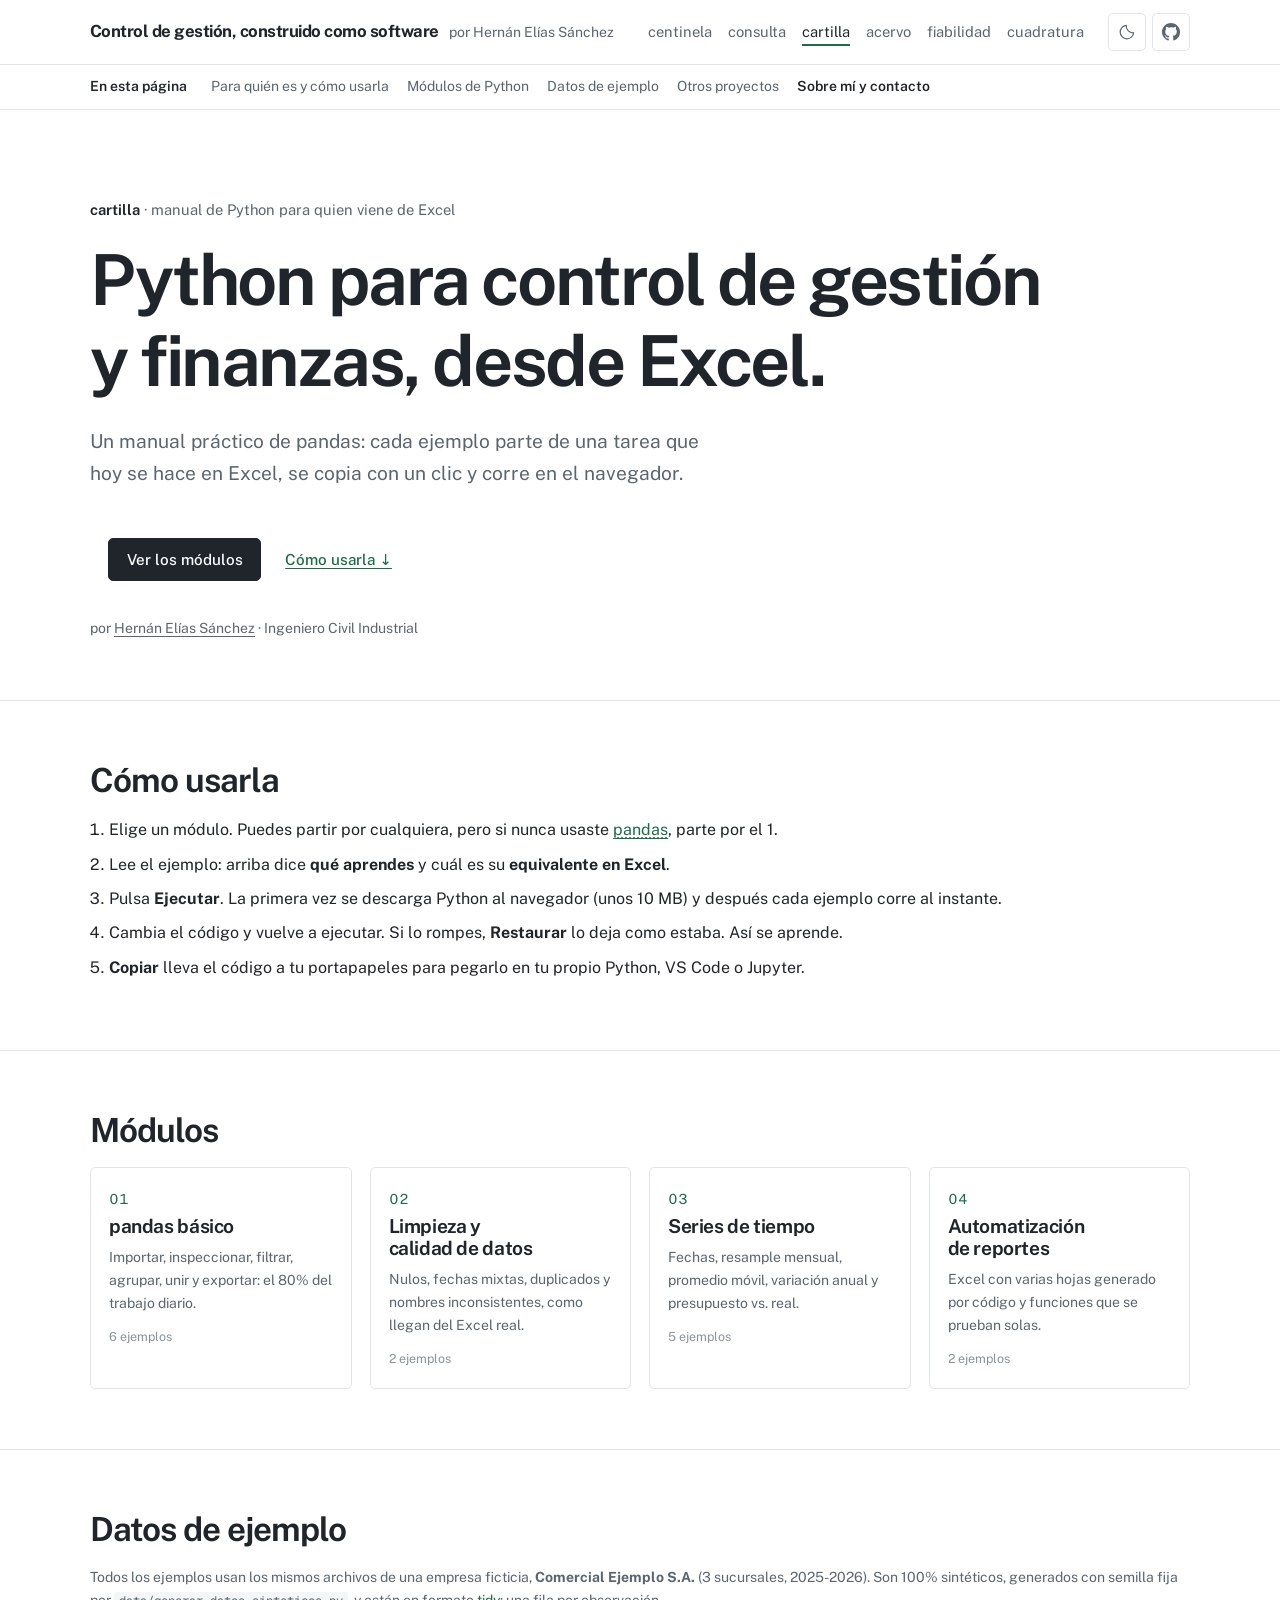
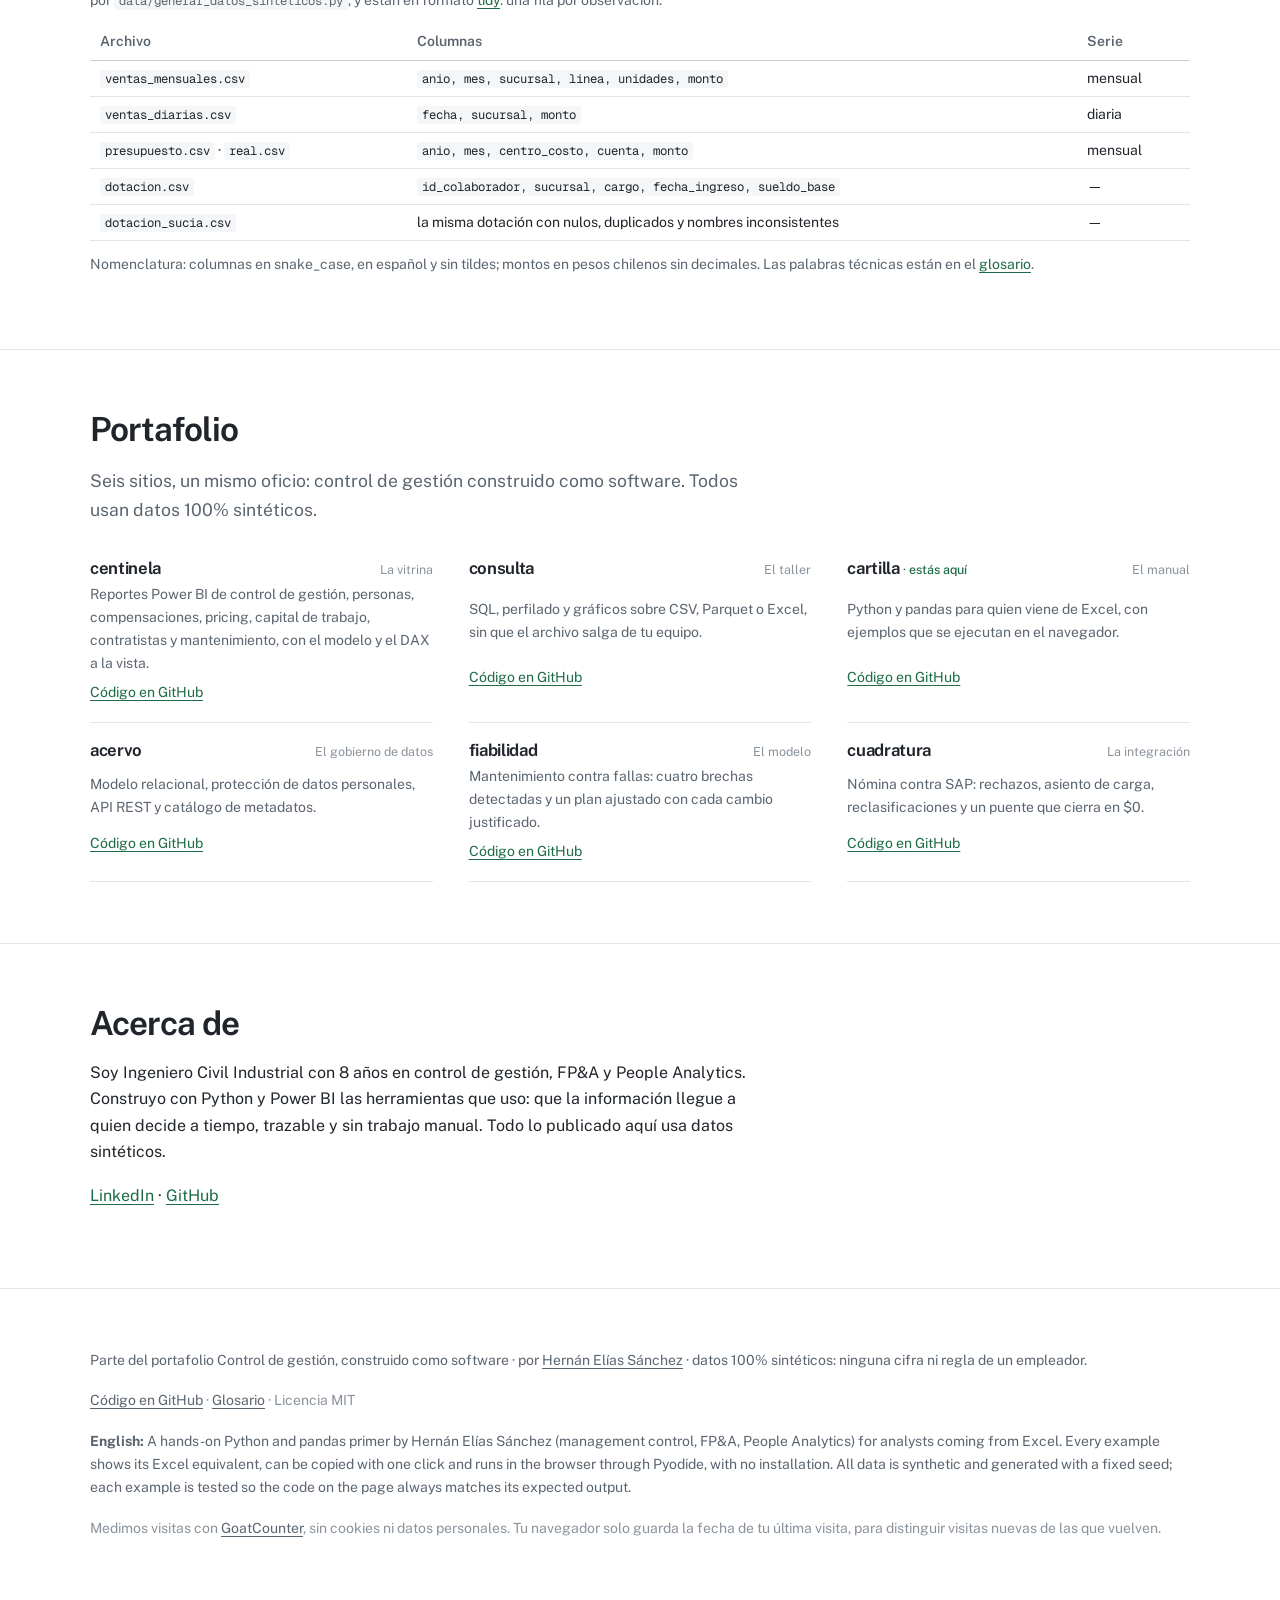
<file: index.html>
<!DOCTYPE html>
<html lang="es">
<head>
<meta charset="UTF-8">
<meta name="viewport" content="width=device-width, initial-scale=1.0">
<title>cartilla — Python para control de gestión y finanzas, desde Excel</title>
<meta name="description" content="Manual rápido de Python y pandas para analistas de control de gestión y finanzas que vienen de Excel. Ejemplos para copiar y ejecutar en el navegador, con datos 100% sintéticos.">
<meta property="og:title" content="cartilla — Python para control de gestión y finanzas, desde Excel">
<meta property="og:description" content="Ejemplos de pandas para copiar y ejecutar en el navegador, con su equivalente en Excel.">
<link rel="icon" href="data:image/svg+xml,%3Csvg xmlns='http://www.w3.org/2000/svg' viewBox='0 0 32 32'%3E%3Ctext x='16' y='23' text-anchor='middle' font-family='system-ui,sans-serif' font-weight='800' font-size='20' fill='%231d6b47'%3Eca%3C/text%3E%3C/svg%3E">
<link rel="preload" href="vendor/fonts/public-sans.woff2" as="font" type="font/woff2" crossorigin>
<link rel="stylesheet" href="tema.css?v=2">
<link rel="stylesheet" href="style.css?v=5">
<script src="tema.js?v=2" data-sitio="cartilla"></script>
<script src="analitica.js?v=1" data-sitio="cartilla"></script>
</head>
<body>
  <header class="barra-sup">
    <div class="contenedor barra-interior">
      <a class="marca" href="https://h-e-sanchez.github.io/centinela/">
        <span class="marca-nombre">Control de gestión, construido como software</span>
        <span class="marca-bajada">por Hernán Elías Sánchez</span>
      </a>
      <nav class="sitios" aria-label="Sitios del portafolio">
        <a href="https://h-e-sanchez.github.io/centinela/">centinela</a>
        <a href="https://h-e-sanchez.github.io/consulta/">consulta</a>
        <a href="https://h-e-sanchez.github.io/cartilla/" aria-current="page">cartilla</a>
        <a href="https://h-e-sanchez.github.io/acervo/">acervo</a>
        <a href="https://h-e-sanchez.github.io/fiabilidad/">fiabilidad</a>
        <a href="https://h-e-sanchez.github.io/cuadratura/">cuadratura</a>
      </nav>
      <div class="barra-iconos">
        <button type="button" id="theme-toggle" class="icono-btn" aria-label="Cambiar el tema">
          <svg class="luna" viewBox="0 0 24 24" fill="none" stroke="currentColor" stroke-width="1.6" stroke-linecap="round" stroke-linejoin="round" aria-hidden="true" focusable="false"><path d="M20.9 13a9 9 0 0 1-9.9-9.9A9 9 0 1 0 20.9 13Z"/></svg>
          <svg class="sol" viewBox="0 0 24 24" fill="none" stroke="currentColor" stroke-width="1.6" stroke-linecap="round" aria-hidden="true" focusable="false"><circle cx="12" cy="12" r="4"/><path d="M12 2v2m0 16v2M2 12h2m16 0h2M4.93 4.93l1.42 1.42m11.3 11.3 1.42 1.42M4.93 19.07l1.42-1.42m11.3-11.3 1.42-1.42"/></svg>
        </button>
        <a class="icono-btn" href="https://github.com/h-e-sanchez/cartilla" aria-label="Código de cartilla en GitHub" title="Código en GitHub"><svg viewBox="0 0 16 16" aria-hidden="true" focusable="false"><path fill="currentColor" d="M8 0C3.58 0 0 3.58 0 8c0 3.54 2.29 6.53 5.47 7.59.4.07.55-.17.55-.38 0-.19-.01-.82-.01-1.49-2.01.37-2.53-.49-2.69-.94-.09-.23-.48-.94-.82-1.13-.28-.15-.68-.52-.01-.53.63-.01 1.08.58 1.23.82.72 1.21 1.87.87 2.33.66.07-.52.28-.87.51-1.07-1.78-.2-3.64-.89-3.64-3.95 0-.87.31-1.59.82-2.15-.08-.2-.36-1.02.08-2.12 0 0 .67-.21 2.2.82a7.65 7.65 0 0 1 2-.27c.68 0 1.36.09 2 .27 1.53-1.04 2.2-.82 2.2-.82.44 1.1.16 1.92.08 2.12.51.56.82 1.27.82 2.15 0 3.07-1.87 3.75-3.65 3.95.29.25.54.73.54 1.48 0 1.07-.01 1.93-.01 2.2 0 .21.15.46.55.38A8.01 8.01 0 0 0 16 8c0-4.42-3.58-8-8-8Z"/></svg></a>
      </div>
    </div>
  </header>

  <nav class="en-pagina" aria-label="En esta página">
    <div class="contenedor">
      <p class="en-pagina-titulo">En esta página</p>
      <ul>
        <li><a href="#como-usar">Para quién es y cómo usarla</a></li>
        <li><a href="#modulos">Módulos de Python</a></li>
        <li><a href="#datos">Datos de ejemplo</a></li>
        <li><a href="#portafolio">Otros proyectos</a></li>
        <li><a href="#acerca">Sobre mí y contacto</a></li>
      </ul>
    </div>
  </nav>
  <main class="ancho">
    <section class="portada" id="portada">
      <p class="eyebrow"><strong>cartilla</strong> · manual de Python para quien viene de Excel</p>
      <h1>Python para control de gestión y finanzas, desde Excel.</h1>
      <p class="lede">Un manual práctico de pandas: cada ejemplo parte de una tarea que hoy se hace en Excel, se copia con un clic y corre en el navegador.</p>
      <div class="acciones">
        <a class="btn primario" href="#modulos">Ver los módulos</a>
        <a class="enlace-texto" href="#como-usar">Cómo usarla ↓</a>
      </div>
      <p class="firma">por <a href="https://www.linkedin.com/in/hern%C3%A1n-el%C3%ADas-s%C3%A1nchez-aguilera/" rel="noopener">Hernán Elías Sánchez</a> · Ingeniero Civil Industrial</p>
    </section>


    <section id="como-usar">
      <h2>Cómo usarla</h2>
      <ol class="pasos">
        <li>Elige un módulo. Puedes partir por cualquiera, pero si nunca usaste
          <a href="glosario.html#pandas"><abbr title="librería de Python para tablas de datos">pandas</abbr></a>,
          parte por el 1.</li>
        <li>Lee el ejemplo: arriba dice <strong>qué aprendes</strong> y cuál es su
          <strong>equivalente en Excel</strong>.</li>
        <li>Pulsa <strong>Ejecutar</strong>. La primera vez se descarga Python al navegador
          (unos 10 MB) y después cada ejemplo corre al instante.</li>
        <li>Cambia el código y vuelve a ejecutar. Si lo rompes, <strong>Restaurar</strong> lo deja
          como estaba. Así se aprende.</li>
        <li><strong>Copiar</strong> lleva el código a tu portapapeles para pegarlo en tu propio
          Python, VS Code o Jupyter.</li>
      </ol>
    </section>

    <section id="modulos">
      <h2>Módulos</h2>
      <div class="modulos">
        <a class="tarjeta" href="modulo.html?m=01-pandas-basico">
          <span class="num">01</span>
          <h3>pandas básico</h3>
          <p>Importar, inspeccionar, filtrar, agrupar, unir y exportar: el 80% del trabajo diario.</p>
          <span class="conteo" data-modulo="01-pandas-basico"></span>
        </a>
        <a class="tarjeta" href="modulo.html?m=02-limpieza">
          <span class="num">02</span>
          <h3>Limpieza y calidad de datos</h3>
          <p>Nulos, fechas mixtas, duplicados y nombres inconsistentes, como llegan del Excel real.</p>
          <span class="conteo" data-modulo="02-limpieza"></span>
        </a>
        <a class="tarjeta" href="modulo.html?m=03-series-de-tiempo">
          <span class="num">03</span>
          <h3>Series de tiempo</h3>
          <p>Fechas, resample mensual, promedio móvil, variación anual y presupuesto vs. real.</p>
          <span class="conteo" data-modulo="03-series-de-tiempo"></span>
        </a>
        <a class="tarjeta" href="modulo.html?m=04-automatizacion-reportes">
          <span class="num">04</span>
          <h3>Automatización de reportes</h3>
          <p>Excel con varias hojas generado por código y funciones que se prueban solas.</p>
          <span class="conteo" data-modulo="04-automatizacion-reportes"></span>
        </a>
      </div>
    </section>

    <section id="datos">
      <h2>Datos de ejemplo</h2>
      <p class="hint">Todos los ejemplos usan los mismos archivos de una empresa ficticia,
        <strong>Comercial Ejemplo S.A.</strong> (3 sucursales, 2025-2026). Son 100% sintéticos,
        generados con semilla fija por <code>data/generar_datos_sinteticos.py</code>, y están en
        formato <a href="glosario.html#tidy">tidy</a>: una fila por observación.</p>
      <div class="table-scroll">
        <table>
          <thead><tr><th>Archivo</th><th>Columnas</th><th>Serie</th></tr></thead>
          <tbody>
            <tr><td><code>ventas_mensuales.csv</code></td><td><code>anio, mes, sucursal, linea, unidades, monto</code></td><td>mensual</td></tr>
            <tr><td><code>ventas_diarias.csv</code></td><td><code>fecha, sucursal, monto</code></td><td>diaria</td></tr>
            <tr><td><code>presupuesto.csv</code> · <code>real.csv</code></td><td><code>anio, mes, centro_costo, cuenta, monto</code></td><td>mensual</td></tr>
            <tr><td><code>dotacion.csv</code></td><td><code>id_colaborador, sucursal, cargo, fecha_ingreso, sueldo_base</code></td><td>—</td></tr>
            <tr><td><code>dotacion_sucia.csv</code></td><td>la misma dotación con nulos, duplicados y nombres inconsistentes</td><td>—</td></tr>
          </tbody>
        </table>
      </div>
      <p class="hint" style="margin-top: var(--sp-3)">Nomenclatura: columnas en snake_case, en
        español y sin tildes; montos en pesos chilenos sin decimales. Las palabras técnicas están en
        el <a href="glosario.html">glosario</a>.</p>
    </section>

    <section id="portafolio" class="portafolio" aria-label="Portafolio">
      <h2>Portafolio</h2>
      <p class="seccion-intro">Seis sitios, un mismo oficio: control de gestión construido como software. Todos usan datos
        100% sintéticos.</p>
      <div class="portafolio-compartido">
        <article class="sitio">
          <h3><a href="https://h-e-sanchez.github.io/centinela/">centinela</a></h3>
          <p class="sitio-rol">La vitrina</p>
          <p class="sitio-desc">Reportes Power BI de control de gestión, personas, compensaciones, pricing, capital de trabajo, contratistas y mantenimiento, con el modelo y el DAX a la vista.</p>
          <p class="sitio-acciones"><a href="https://github.com/h-e-sanchez/centinela">Código en GitHub</a></p>
        </article>
        <article class="sitio">
          <h3><a href="https://h-e-sanchez.github.io/consulta/">consulta</a></h3>
          <p class="sitio-rol">El taller</p>
          <p class="sitio-desc">SQL, perfilado y gráficos sobre CSV, Parquet o Excel, sin que el archivo salga de tu equipo.</p>
          <p class="sitio-acciones"><a href="https://github.com/h-e-sanchez/consulta">Código en GitHub</a></p>
        </article>
        <article class="sitio actual" aria-current="page">
          <h3><a href="#portada">cartilla</a></h3>
          <p class="sitio-rol">El manual</p>
          <p class="sitio-desc">Python y pandas para quien viene de Excel, con ejemplos que se ejecutan en el navegador.</p>
          <p class="sitio-acciones"><a href="https://github.com/h-e-sanchez/cartilla">Código en GitHub</a></p>
        </article>
        <article class="sitio">
          <h3><a href="https://h-e-sanchez.github.io/acervo/">acervo</a></h3>
          <p class="sitio-rol">El gobierno de datos</p>
          <p class="sitio-desc">Modelo relacional, protección de datos personales, API REST y catálogo de metadatos.</p>
          <p class="sitio-acciones"><a href="https://github.com/h-e-sanchez/acervo">Código en GitHub</a></p>
        </article>
        <article class="sitio">
          <h3><a href="https://h-e-sanchez.github.io/fiabilidad/">fiabilidad</a></h3>
          <p class="sitio-rol">El modelo</p>
          <p class="sitio-desc">Mantenimiento contra fallas: cuatro brechas detectadas y un plan ajustado con cada cambio justificado.</p>
          <p class="sitio-acciones"><a href="https://github.com/h-e-sanchez/fiabilidad">Código en GitHub</a></p>
        </article>
        <article class="sitio">
          <h3><a href="https://h-e-sanchez.github.io/cuadratura/">cuadratura</a></h3>
          <p class="sitio-rol">La integración</p>
          <p class="sitio-desc">Nómina contra SAP: rechazos, asiento de carga, reclasificaciones y un puente que cierra en $0.</p>
          <p class="sitio-acciones"><a href="https://github.com/h-e-sanchez/cuadratura">Código en GitHub</a></p>
        </article>
      </div>
    </section>

    <section id="acerca">
      <h2>Acerca de</h2>
      <p>Soy Ingeniero Civil Industrial con 8 años en control de gestión, FP&amp;A y People Analytics.
        Construyo con Python y Power BI las herramientas que uso: que la información llegue a quien
        decide a tiempo, trazable y sin trabajo manual. Todo lo publicado aquí usa datos sintéticos.</p>
      <p class="perfil-enlaces"><a href="https://www.linkedin.com/in/hern%C3%A1n-el%C3%ADas-s%C3%A1nchez-aguilera/" rel="noopener">LinkedIn</a> ·
        <a href="https://github.com/h-e-sanchez" rel="noopener">GitHub</a></p>
    </section>

    <footer>
      <p class="firma-pie">Parte del portafolio <em>Control de gestión, construido como software</em> · por <a href="https://www.linkedin.com/in/hern%C3%A1n-el%C3%ADas-s%C3%A1nchez-aguilera/" rel="noopener">Hernán Elías Sánchez</a> · datos 100% sintéticos: ninguna cifra ni regla de un empleador.</p>
      <p><a href="https://github.com/h-e-sanchez/cartilla">Código en GitHub</a> ·
        <a href="glosario.html">Glosario</a> · Licencia MIT</p>
      <p class="english"><strong>English:</strong> A hands-on Python and pandas primer by Hernán Elías
        Sánchez (management control, FP&amp;A, People Analytics) for analysts coming from Excel. Every example shows its Excel
        equivalent, can be copied with one click and runs in the browser through Pyodide, with no
        installation. All data is synthetic and generated with a fixed seed; each example is tested
        so the code on the page always matches its expected output.</p>
      <p class="nota-analitica">Medimos visitas con <a href="https://www.goatcounter.com/">GoatCounter</a>, sin cookies ni datos personales. Tu navegador solo guarda la fecha de tu última visita, para distinguir visitas nuevas de las que vuelven.</p>
    </footer>
  </main>
  <script src="app.js?v=4"></script>
</body>
</html>
</file>
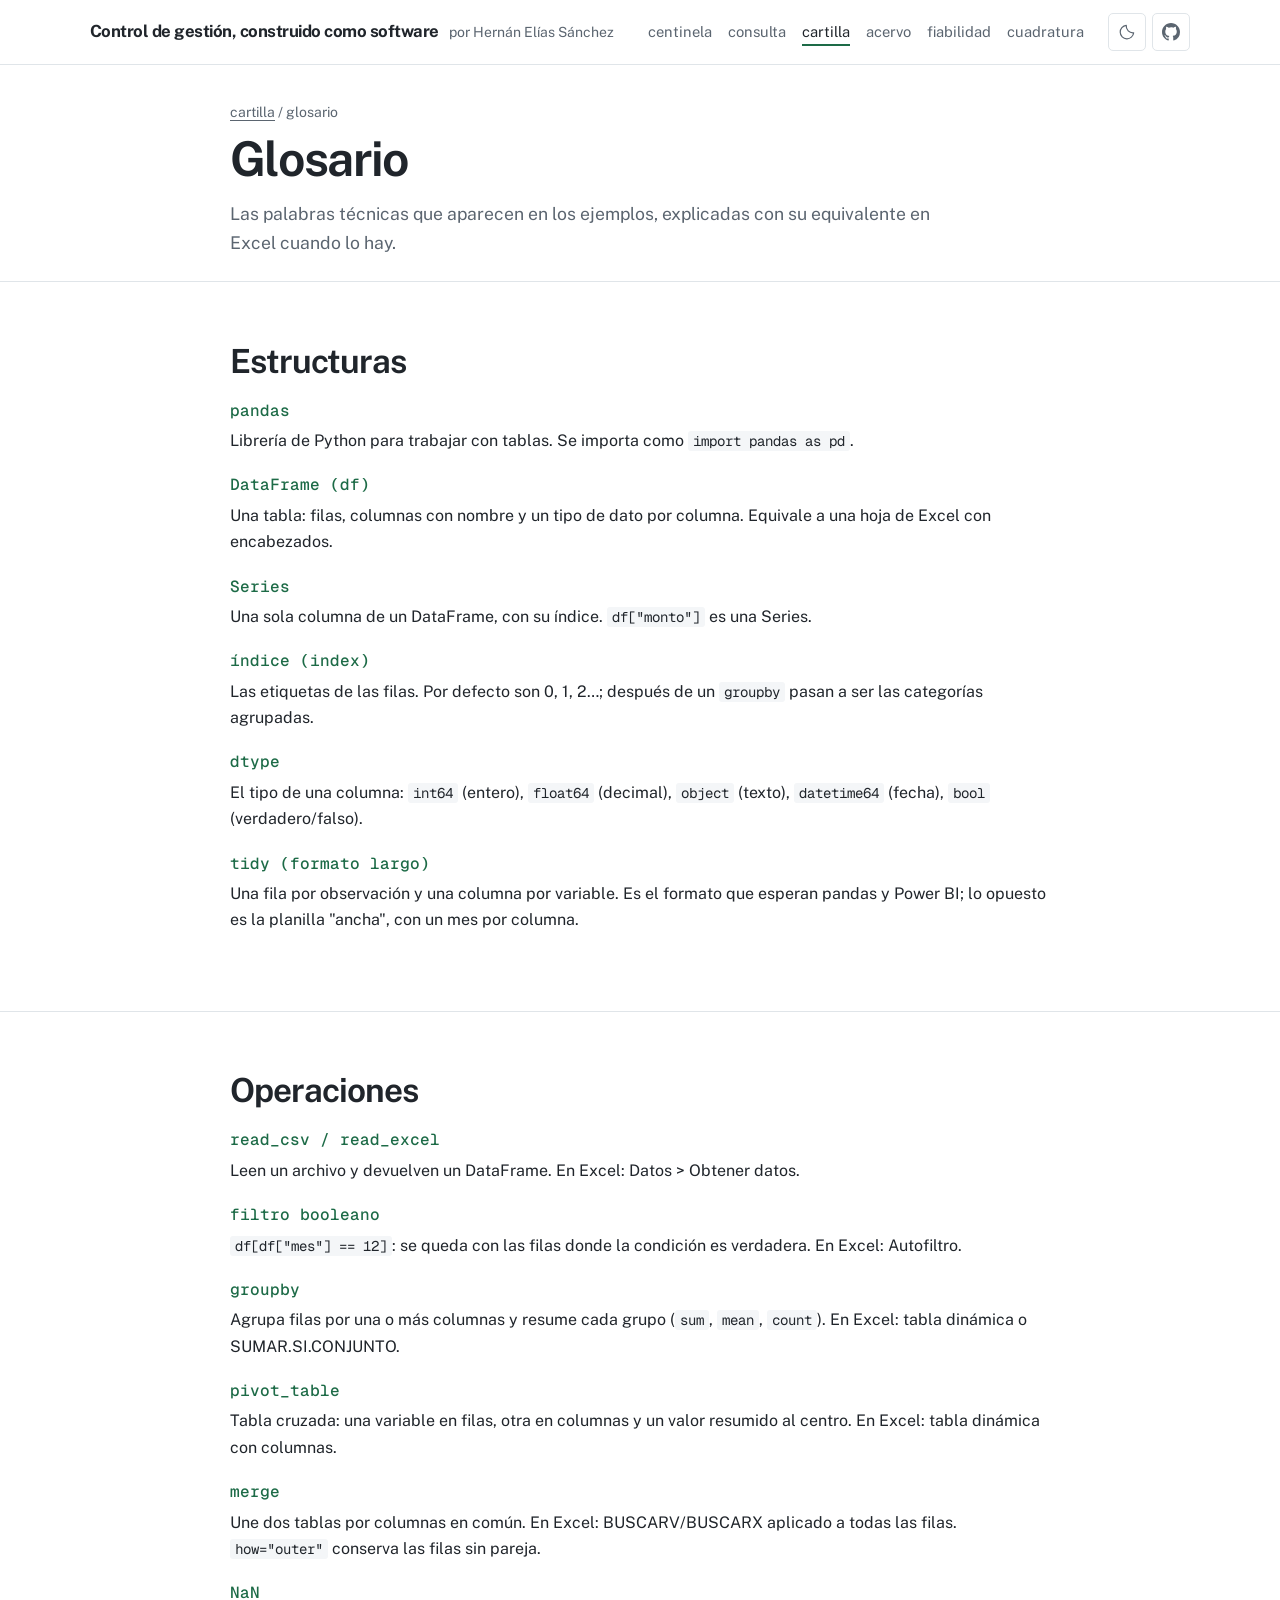
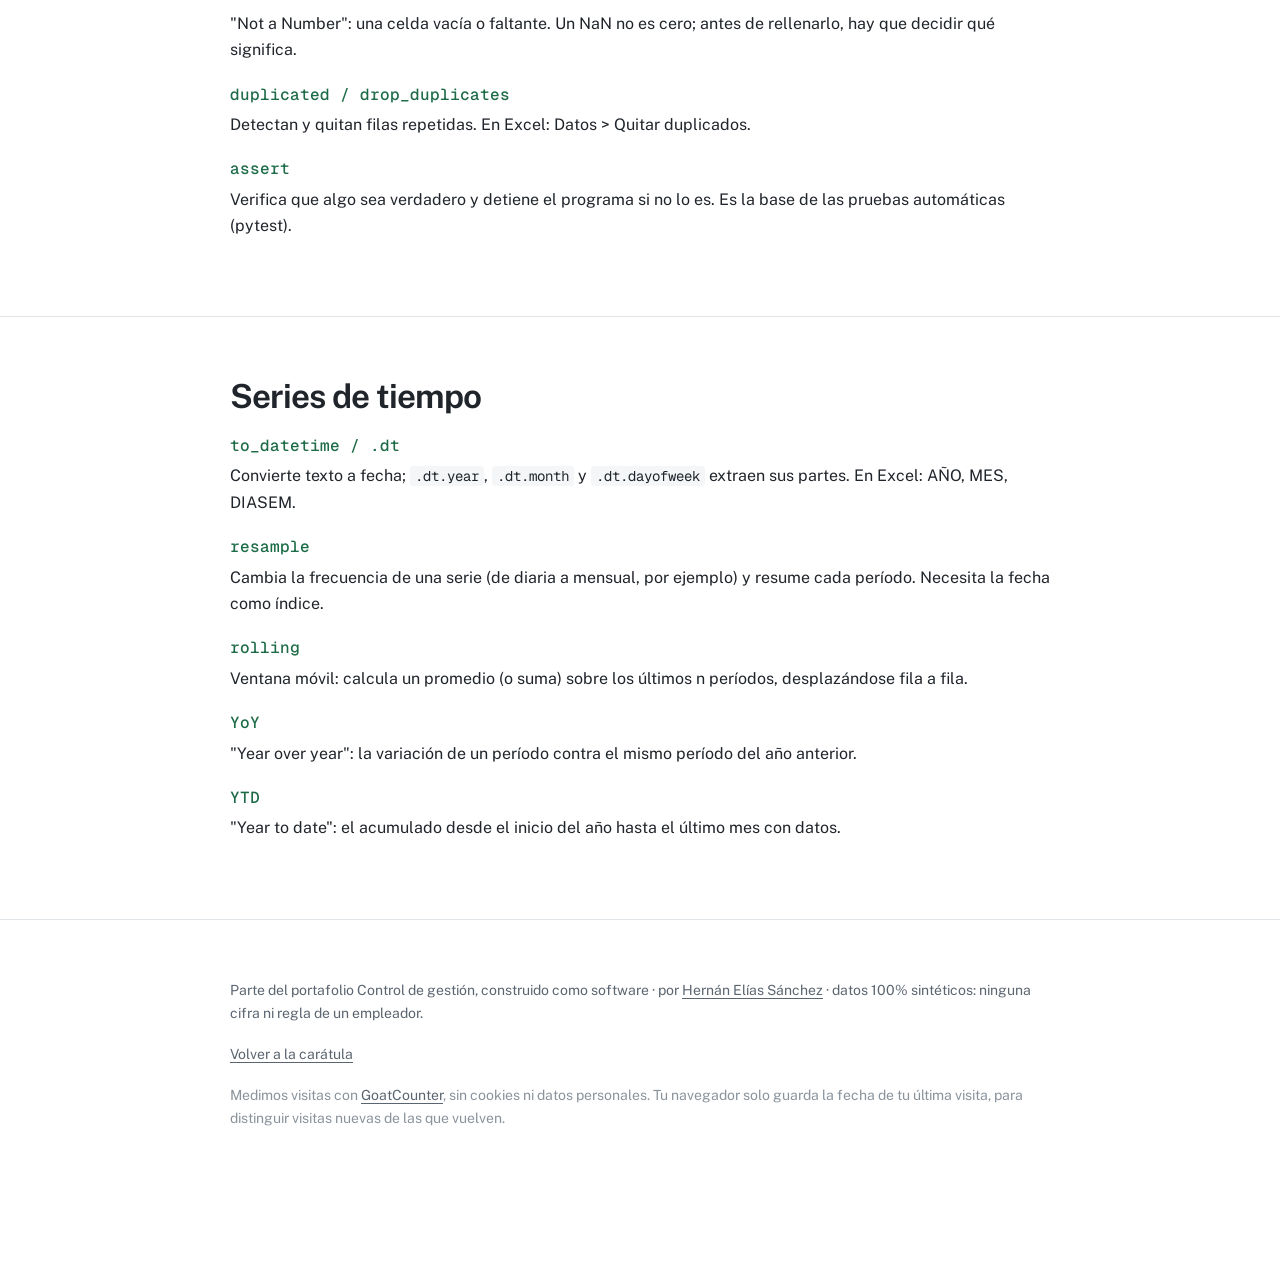
<file: glosario.html>
<!DOCTYPE html>
<html lang="es">
<head>
<meta charset="UTF-8">
<meta name="viewport" content="width=device-width, initial-scale=1.0">
<title>cartilla — glosario</title>
<meta name="description" content="Glosario de términos de Python y pandas para analistas de control de gestión, con su equivalente en Excel.">
<link rel="icon" href="data:image/svg+xml,%3Csvg xmlns='http://www.w3.org/2000/svg' viewBox='0 0 32 32'%3E%3Ctext x='16' y='23' text-anchor='middle' font-family='system-ui,sans-serif' font-weight='800' font-size='20' fill='%231d6b47'%3Eca%3C/text%3E%3C/svg%3E">
<link rel="preload" href="vendor/fonts/public-sans.woff2" as="font" type="font/woff2" crossorigin>
<link rel="stylesheet" href="tema.css?v=2">
<link rel="stylesheet" href="style.css?v=5">
<script src="tema.js?v=2" data-sitio="cartilla"></script>
<script src="analitica.js?v=1" data-sitio="cartilla"></script>
</head>
<body>
  <header class="barra-sup">
    <div class="contenedor barra-interior">
      <a class="marca" href="https://h-e-sanchez.github.io/centinela/">
        <span class="marca-nombre">Control de gestión, construido como software</span>
        <span class="marca-bajada">por Hernán Elías Sánchez</span>
      </a>
      <nav class="sitios" aria-label="Sitios del portafolio">
        <a href="https://h-e-sanchez.github.io/centinela/">centinela</a>
        <a href="https://h-e-sanchez.github.io/consulta/">consulta</a>
        <a href="https://h-e-sanchez.github.io/cartilla/" aria-current="page">cartilla</a>
        <a href="https://h-e-sanchez.github.io/acervo/">acervo</a>
        <a href="https://h-e-sanchez.github.io/fiabilidad/">fiabilidad</a>
        <a href="https://h-e-sanchez.github.io/cuadratura/">cuadratura</a>
      </nav>
      <div class="barra-iconos">
        <button type="button" id="theme-toggle" class="icono-btn" aria-label="Cambiar el tema">
          <svg class="luna" viewBox="0 0 24 24" fill="none" stroke="currentColor" stroke-width="1.6" stroke-linecap="round" stroke-linejoin="round" aria-hidden="true" focusable="false"><path d="M20.9 13a9 9 0 0 1-9.9-9.9A9 9 0 1 0 20.9 13Z"/></svg>
          <svg class="sol" viewBox="0 0 24 24" fill="none" stroke="currentColor" stroke-width="1.6" stroke-linecap="round" aria-hidden="true" focusable="false"><circle cx="12" cy="12" r="4"/><path d="M12 2v2m0 16v2M2 12h2m16 0h2M4.93 4.93l1.42 1.42m11.3 11.3 1.42 1.42M4.93 19.07l1.42-1.42m11.3-11.3 1.42-1.42"/></svg>
        </button>
        <a class="icono-btn" href="https://github.com/h-e-sanchez/cartilla" aria-label="Código de cartilla en GitHub" title="Código en GitHub"><svg viewBox="0 0 16 16" aria-hidden="true" focusable="false"><path fill="currentColor" d="M8 0C3.58 0 0 3.58 0 8c0 3.54 2.29 6.53 5.47 7.59.4.07.55-.17.55-.38 0-.19-.01-.82-.01-1.49-2.01.37-2.53-.49-2.69-.94-.09-.23-.48-.94-.82-1.13-.28-.15-.68-.52-.01-.53.63-.01 1.08.58 1.23.82.72 1.21 1.87.87 2.33.66.07-.52.28-.87.51-1.07-1.78-.2-3.64-.89-3.64-3.95 0-.87.31-1.59.82-2.15-.08-.2-.36-1.02.08-2.12 0 0 .67-.21 2.2.82a7.65 7.65 0 0 1 2-.27c.68 0 1.36.09 2 .27 1.53-1.04 2.2-.82 2.2-.82.44 1.1.16 1.92.08 2.12.51.56.82 1.27.82 2.15 0 3.07-1.87 3.75-3.65 3.95.29.25.54.73.54 1.48 0 1.07-.01 1.93-.01 2.2 0 .21.15.46.55.38A8.01 8.01 0 0 0 16 8c0-4.42-3.58-8-8-8Z"/></svg></a>
      </div>
    </div>
  </header>
  <main>
    <header class="site-header">
      <p class="migas"><a href="index.html">cartilla</a> / glosario</p>
      <h1>Glosario</h1>
      <p class="tagline">Las palabras técnicas que aparecen en los ejemplos, explicadas con su
        equivalente en Excel cuando lo hay.</p>
    </header>

    <section>
      <h2>Estructuras</h2>
      <dl class="glosario">
        <dt id="pandas">pandas</dt>
        <dd>Librería de Python para trabajar con tablas. Se importa como <code>import pandas as pd</code>.</dd>
        <dt id="dataframe">DataFrame (df)</dt>
        <dd>Una tabla: filas, columnas con nombre y un tipo de dato por columna. Equivale a una hoja de Excel con encabezados.</dd>
        <dt id="series">Series</dt>
        <dd>Una sola columna de un DataFrame, con su índice. <code>df["monto"]</code> es una Series.</dd>
        <dt id="indice">índice (index)</dt>
        <dd>Las etiquetas de las filas. Por defecto son 0, 1, 2…; después de un <code>groupby</code> pasan a ser las categorías agrupadas.</dd>
        <dt id="dtype">dtype</dt>
        <dd>El tipo de una columna: <code>int64</code> (entero), <code>float64</code> (decimal), <code>object</code> (texto), <code>datetime64</code> (fecha), <code>bool</code> (verdadero/falso).</dd>
        <dt id="tidy">tidy (formato largo)</dt>
        <dd>Una fila por observación y una columna por variable. Es el formato que esperan pandas y Power BI; lo opuesto es la planilla "ancha", con un mes por columna.</dd>
      </dl>
    </section>

    <section>
      <h2>Operaciones</h2>
      <dl class="glosario">
        <dt id="read_csv">read_csv / read_excel</dt>
        <dd>Leen un archivo y devuelven un DataFrame. En Excel: Datos &gt; Obtener datos.</dd>
        <dt id="filtro">filtro booleano</dt>
        <dd><code>df[df["mes"] == 12]</code>: se queda con las filas donde la condición es verdadera. En Excel: Autofiltro.</dd>
        <dt id="groupby">groupby</dt>
        <dd>Agrupa filas por una o más columnas y resume cada grupo (<code>sum</code>, <code>mean</code>, <code>count</code>). En Excel: tabla dinámica o SUMAR.SI.CONJUNTO.</dd>
        <dt id="pivot_table">pivot_table</dt>
        <dd>Tabla cruzada: una variable en filas, otra en columnas y un valor resumido al centro. En Excel: tabla dinámica con columnas.</dd>
        <dt id="merge">merge</dt>
        <dd>Une dos tablas por columnas en común. En Excel: BUSCARV/BUSCARX aplicado a todas las filas. <code>how="outer"</code> conserva las filas sin pareja.</dd>
        <dt id="nan">NaN</dt>
        <dd>"Not a Number": una celda vacía o faltante. Un NaN no es cero; antes de rellenarlo, hay que decidir qué significa.</dd>
        <dt id="duplicated">duplicated / drop_duplicates</dt>
        <dd>Detectan y quitan filas repetidas. En Excel: Datos &gt; Quitar duplicados.</dd>
        <dt id="assert">assert</dt>
        <dd>Verifica que algo sea verdadero y detiene el programa si no lo es. Es la base de las pruebas automáticas (pytest).</dd>
      </dl>
    </section>

    <section>
      <h2>Series de tiempo</h2>
      <dl class="glosario">
        <dt id="datetime">to_datetime / .dt</dt>
        <dd>Convierte texto a fecha; <code>.dt.year</code>, <code>.dt.month</code> y <code>.dt.dayofweek</code> extraen sus partes. En Excel: AÑO, MES, DIASEM.</dd>
        <dt id="resample">resample</dt>
        <dd>Cambia la frecuencia de una serie (de diaria a mensual, por ejemplo) y resume cada período. Necesita la fecha como índice.</dd>
        <dt id="rolling">rolling</dt>
        <dd>Ventana móvil: calcula un promedio (o suma) sobre los últimos n períodos, desplazándose fila a fila.</dd>
        <dt id="yoy">YoY</dt>
        <dd>"Year over year": la variación de un período contra el mismo período del año anterior.</dd>
        <dt id="ytd">YTD</dt>
        <dd>"Year to date": el acumulado desde el inicio del año hasta el último mes con datos.</dd>
      </dl>
    </section>

    <footer>
      <p class="firma-pie">Parte del portafolio <em>Control de gestión, construido como software</em> · por <a href="https://www.linkedin.com/in/hern%C3%A1n-el%C3%ADas-s%C3%A1nchez-aguilera/" rel="noopener">Hernán Elías Sánchez</a> · datos 100% sintéticos: ninguna cifra ni regla de un empleador.</p>
      <p><a href="index.html">Volver a la carátula</a></p>
      <p class="nota-analitica">Medimos visitas con <a href="https://www.goatcounter.com/">GoatCounter</a>, sin cookies ni datos personales. Tu navegador solo guarda la fecha de tu última visita, para distinguir visitas nuevas de las que vuelven.</p>
    </footer>
  </main>
</body>
</html>
</file>
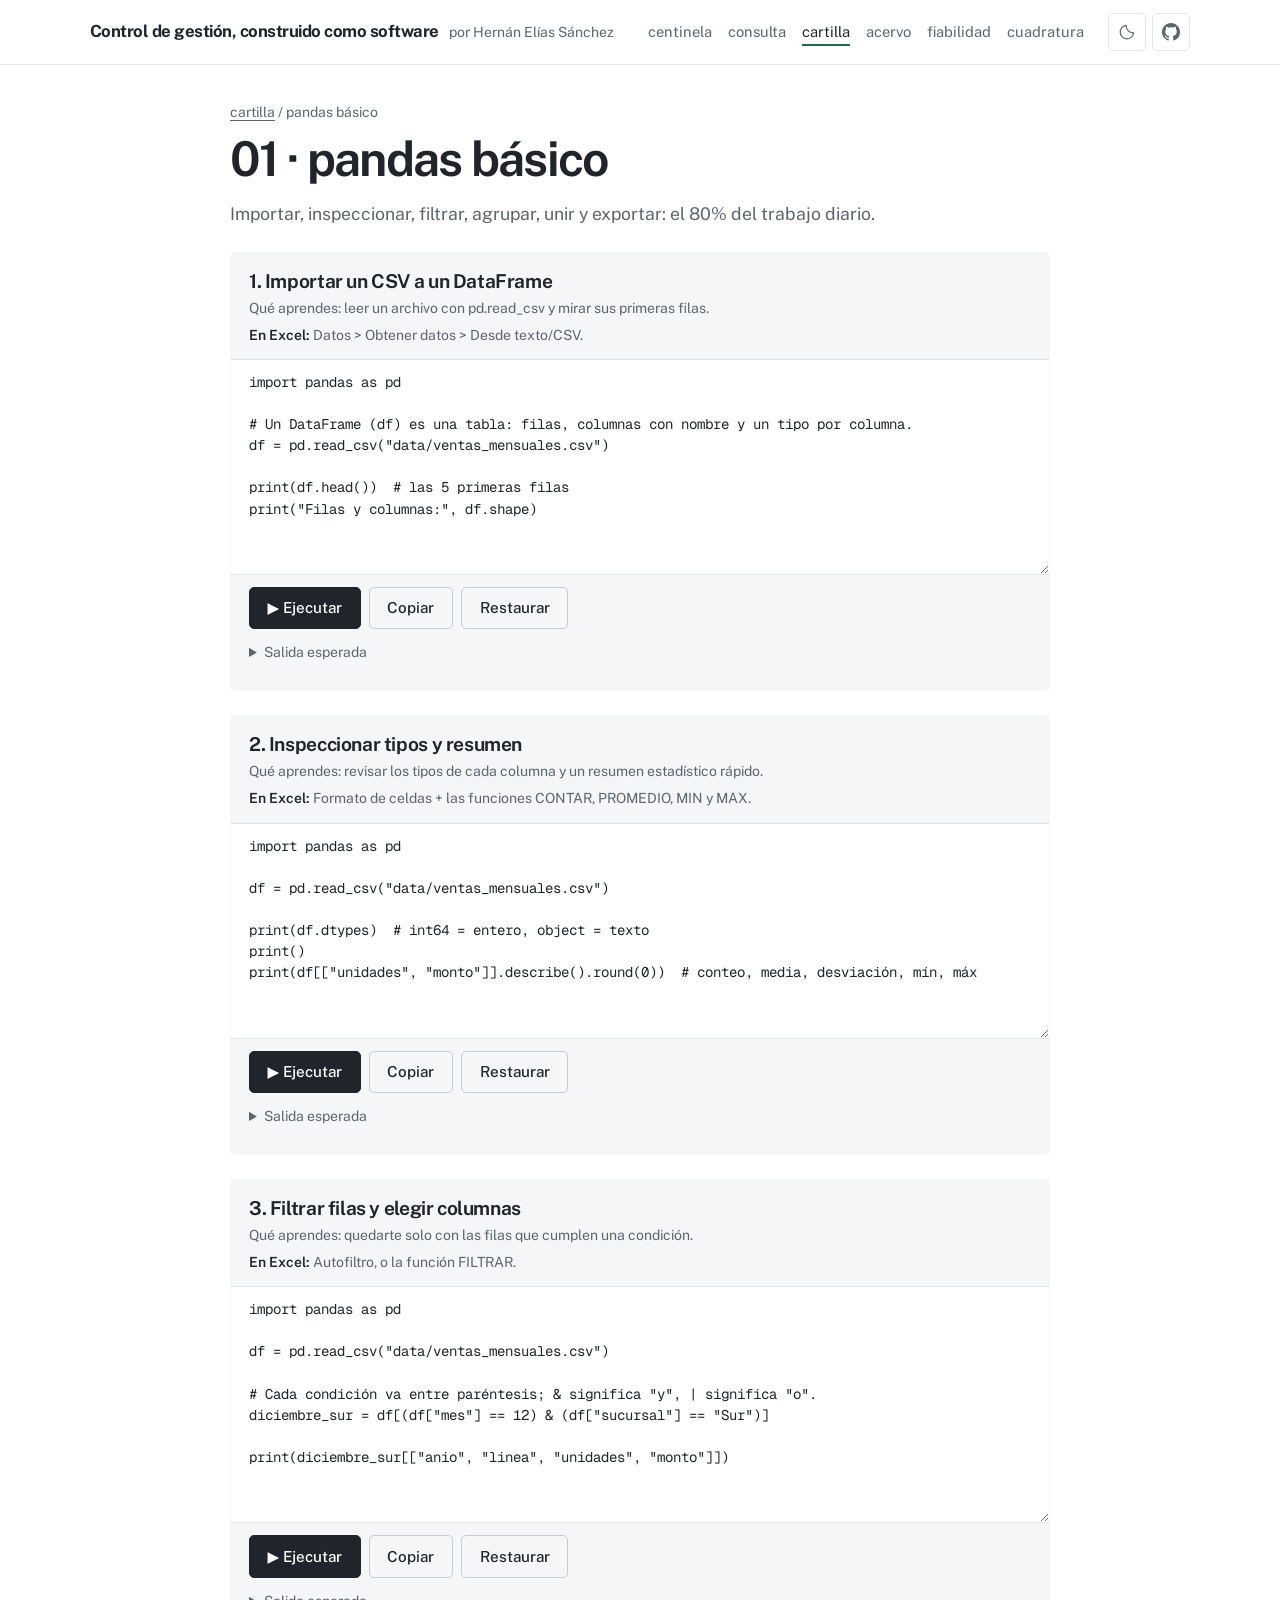
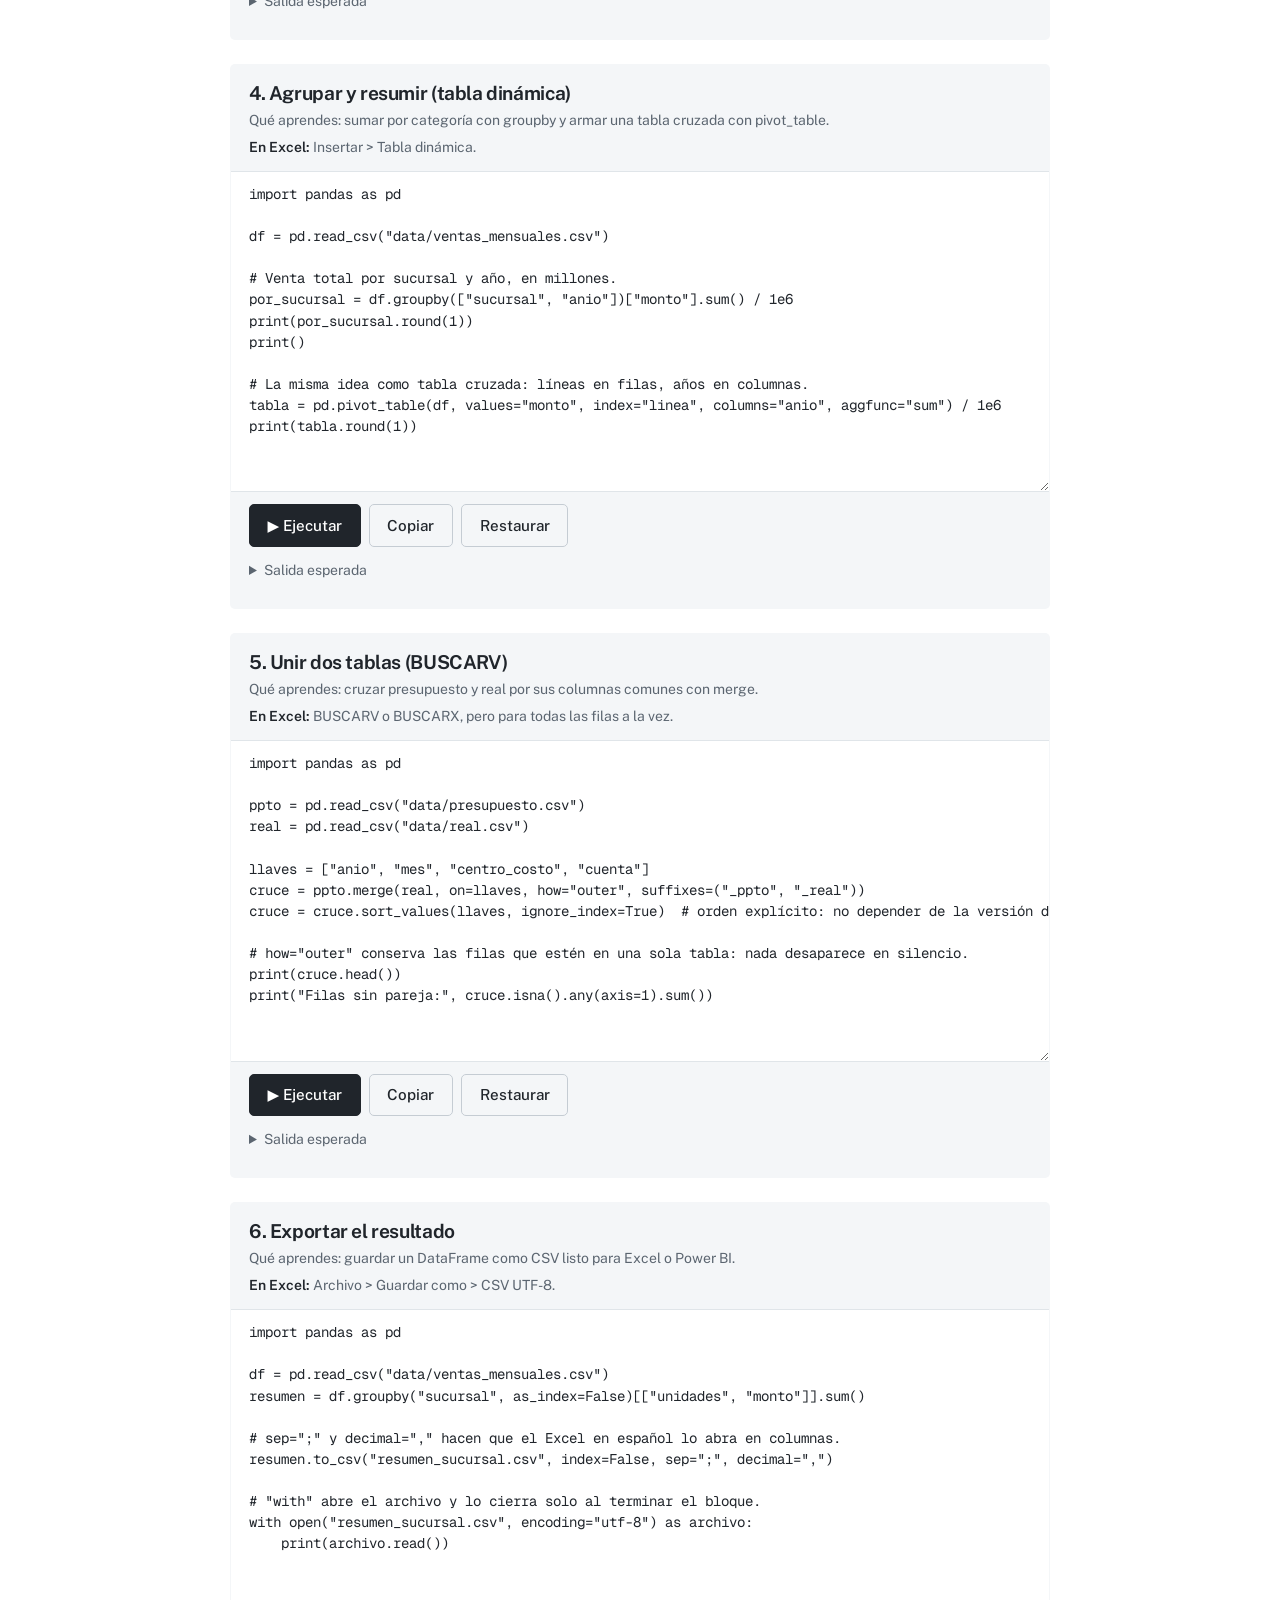
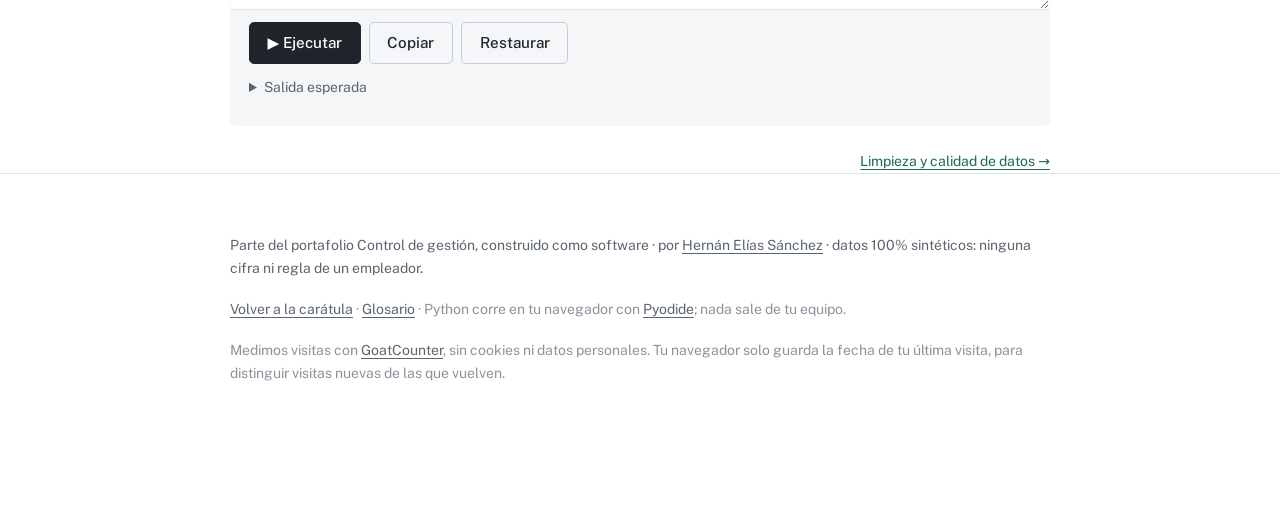
<file: modulo.html>
<!DOCTYPE html>
<html lang="es">
<head>
<meta charset="UTF-8">
<meta name="viewport" content="width=device-width, initial-scale=1.0">
<title>cartilla — módulo</title>
<meta name="description" content="Ejemplos de Python y pandas para copiar y ejecutar en el navegador, con su equivalente en Excel.">
<link rel="icon" href="data:image/svg+xml,%3Csvg xmlns='http://www.w3.org/2000/svg' viewBox='0 0 32 32'%3E%3Ctext x='16' y='23' text-anchor='middle' font-family='system-ui,sans-serif' font-weight='800' font-size='20' fill='%231d6b47'%3Eca%3C/text%3E%3C/svg%3E">
<link rel="preload" href="vendor/fonts/public-sans.woff2" as="font" type="font/woff2" crossorigin>
<link rel="stylesheet" href="tema.css?v=2">
<link rel="stylesheet" href="style.css?v=5">
<script src="tema.js?v=2" data-sitio="cartilla"></script>
<script src="analitica.js?v=1" data-sitio="cartilla"></script>
</head>
<body>
  <header class="barra-sup">
    <div class="contenedor barra-interior">
      <a class="marca" href="https://h-e-sanchez.github.io/centinela/">
        <span class="marca-nombre">Control de gestión, construido como software</span>
        <span class="marca-bajada">por Hernán Elías Sánchez</span>
      </a>
      <nav class="sitios" aria-label="Sitios del portafolio">
        <a href="https://h-e-sanchez.github.io/centinela/">centinela</a>
        <a href="https://h-e-sanchez.github.io/consulta/">consulta</a>
        <a href="https://h-e-sanchez.github.io/cartilla/" aria-current="page">cartilla</a>
        <a href="https://h-e-sanchez.github.io/acervo/">acervo</a>
        <a href="https://h-e-sanchez.github.io/fiabilidad/">fiabilidad</a>
        <a href="https://h-e-sanchez.github.io/cuadratura/">cuadratura</a>
      </nav>
      <div class="barra-iconos">
        <button type="button" id="theme-toggle" class="icono-btn" aria-label="Cambiar el tema">
          <svg class="luna" viewBox="0 0 24 24" fill="none" stroke="currentColor" stroke-width="1.6" stroke-linecap="round" stroke-linejoin="round" aria-hidden="true" focusable="false"><path d="M20.9 13a9 9 0 0 1-9.9-9.9A9 9 0 1 0 20.9 13Z"/></svg>
          <svg class="sol" viewBox="0 0 24 24" fill="none" stroke="currentColor" stroke-width="1.6" stroke-linecap="round" aria-hidden="true" focusable="false"><circle cx="12" cy="12" r="4"/><path d="M12 2v2m0 16v2M2 12h2m16 0h2M4.93 4.93l1.42 1.42m11.3 11.3 1.42 1.42M4.93 19.07l1.42-1.42m11.3-11.3 1.42-1.42"/></svg>
        </button>
        <a class="icono-btn" href="https://github.com/h-e-sanchez/cartilla" aria-label="Código de cartilla en GitHub" title="Código en GitHub"><svg viewBox="0 0 16 16" aria-hidden="true" focusable="false"><path fill="currentColor" d="M8 0C3.58 0 0 3.58 0 8c0 3.54 2.29 6.53 5.47 7.59.4.07.55-.17.55-.38 0-.19-.01-.82-.01-1.49-2.01.37-2.53-.49-2.69-.94-.09-.23-.48-.94-.82-1.13-.28-.15-.68-.52-.01-.53.63-.01 1.08.58 1.23.82.72 1.21 1.87.87 2.33.66.07-.52.28-.87.51-1.07-1.78-.2-3.64-.89-3.64-3.95 0-.87.31-1.59.82-2.15-.08-.2-.36-1.02.08-2.12 0 0 .67-.21 2.2.82a7.65 7.65 0 0 1 2-.27c.68 0 1.36.09 2 .27 1.53-1.04 2.2-.82 2.2-.82.44 1.1.16 1.92.08 2.12.51.56.82 1.27.82 2.15 0 3.07-1.87 3.75-3.65 3.95.29.25.54.73.54 1.48 0 1.07-.01 1.93-.01 2.2 0 .21.15.46.55.38A8.01 8.01 0 0 0 16 8c0-4.42-3.58-8-8-8Z"/></svg></a>
      </div>
    </div>
  </header>
  <main class="app">
    <header class="site-header">
      <p class="migas"><a href="index.html">cartilla</a> / <span id="migas-modulo">módulo</span></p>
      <h1 id="titulo-modulo">Cargando…</h1>
      <p class="tagline" id="descripcion-modulo"></p>
    </header>

    <div id="ejemplos" aria-live="polite"></div>

    <nav class="modulo-nav" id="modulo-nav" aria-label="Navegación entre módulos"></nav>

    <footer>
      <p class="firma-pie">Parte del portafolio <em>Control de gestión, construido como software</em> · por <a href="https://www.linkedin.com/in/hern%C3%A1n-el%C3%ADas-s%C3%A1nchez-aguilera/" rel="noopener">Hernán Elías Sánchez</a> · datos 100% sintéticos: ninguna cifra ni regla de un empleador.</p>
      <p><a href="index.html">Volver a la carátula</a> · <a href="glosario.html">Glosario</a> ·
        Python corre en tu navegador con <a href="https://pyodide.org/">Pyodide</a>; nada sale de tu equipo.</p>
      <p class="nota-analitica">Medimos visitas con <a href="https://www.goatcounter.com/">GoatCounter</a>, sin cookies ni datos personales. Tu navegador solo guarda la fecha de tu última visita, para distinguir visitas nuevas de las que vuelven.</p>
    </footer>
  </main>
  <script src="pyodide-runner.js?v=2"></script>
  <script src="app.js?v=4"></script>
</body>
</html>
</file>
<file: tema.css>
/* tema «Editorial» — copia idéntica en todos los sitios del portafolio; editarlos a la vez.
   Base y componentes compartidos. Cada sitio carga este archivo y después su style.css, que solo agrega lo
   propio y nunca redefine tokens. Guía: consulta/docs/guia-de-estilo.md.

   Decisiones: estructura editorial (barra superior con los sitios del portafolio, portada con una promesa grande,
   secciones separadas por líneas finas y mucho aire). La jerarquía la marca el tamaño, no el color: casi todo
   en grises, el verde solo en enlaces y en lo activo, y los botones principales en tinta. Tarjetas con borde
   fino y sin relleno. Oscuro en pizarra azulada. Public Sans para todo (cifras con dígitos de ancho fijo) y
   Geist Mono solo para código, auto-alojadas en vendor/fonts/ (subset latin, OFL 1.1). */

@font-face {
  font-family: "Public Sans"; font-style: normal; font-weight: 400 700; font-display: swap;
  src: url("vendor/fonts/public-sans.woff2") format("woff2");
}
@font-face {
  font-family: "Geist Mono"; font-style: normal; font-weight: 400 500; font-display: swap;
  src: url("vendor/fonts/geist-mono.woff2") format("woff2");
}

/* ------------------------------------------------------------------ tokens */
:root {
  color-scheme: light;
  --bg: #ffffff;
  --surface: #ffffff;
  --surface-2: #f4f6f8;      /* código, thead, pistas de barras */
  --border: #e0e5e9;
  --border-strong: #c5ccd3;
  --text: #20252b;
  --muted: #5b6570;
  --faint: #8a939c;
  --accent: #1d6b47;         /* verde bosque: enlaces y lo activo */
  --accent-weak: #e8f1ec;
  --on-accent: #ffffff;
  --ok: #5b6570;             /* dentro de rango: neutro */
  --alerta: #9a5b00;
  --critica: #b8322c;
  --seleccion: #d9ebe1;

  --sans: "Public Sans", ui-sans-serif, system-ui, -apple-system, "Segoe UI", sans-serif;
  --mono: "Geist Mono", ui-monospace, "SFMono-Regular", Consolas, Menlo, monospace;

  --fs-xs: 0.78rem;
  --fs-sm: 0.875rem;
  --fs-md: 1rem;
  --fs-lg: 1.2rem;
  --fs-xl: clamp(1.6rem, 2.6vw, 2.2rem);
  --fs-2xl: clamp(2.4rem, 5.6vw, 4.4rem);
  --sp-1: 4px;
  --sp-2: 8px;
  --sp-3: 12px;
  --sp-4: 18px;
  --sp-6: 24px;
  --sp-8: 36px;
  --sp-seccion: clamp(2.6rem, 6vw, 3.8rem);
  --celda: 6px 10px;
  --r: 5px;
  --r-chip: 3px;
  --ancho-lectura: 820px;
  --ancho-reporte: 1100px;
  --focus: 2px solid var(--accent);
  --t: 130ms ease;
}

@media (prefers-color-scheme: dark) {
  :root:not([data-theme="light"]) {
    color-scheme: dark;
    --bg: #1e1e2e;
    --surface: #1e1e2e;
    --surface-2: #181825;
    --border: #45475a;
    --border-strong: #585b70;
    --text: #cdd6f4;
    --muted: #a6adc8;
    --faint: #7f849c;
    --accent: #a6e3a1;
    --accent-weak: #263a2c;
    --on-accent: #1e1e2e;
    --ok: #a6adc8;
    --alerta: #f9e2af;
    --critica: #f38ba8;
    --seleccion: #45475a;
  }
}
:root[data-theme="dark"] {
  color-scheme: dark;
  --bg: #1e1e2e;
  --surface: #1e1e2e;
  --surface-2: #181825;
  --border: #45475a;
  --border-strong: #585b70;
  --text: #cdd6f4;
  --muted: #a6adc8;
  --faint: #7f849c;
  --accent: #a6e3a1;
  --accent-weak: #263a2c;
  --on-accent: #1e1e2e;
  --ok: #a6adc8;
  --alerta: #f9e2af;
  --critica: #f38ba8;
  --seleccion: #45475a;
}

/* ------------------------------------------------------------------ base */
* { box-sizing: border-box; }
html { scroll-padding-top: 4rem; }

body {
  margin: 0;
  font-family: var(--sans);
  font-size: 16px;
  background: var(--bg);
  color: var(--text);
  line-height: 1.65;
  overflow-x: clip;
  font-synthesis: none;
  text-rendering: optimizeLegibility;
}
::selection { background: var(--seleccion); }

h1, h2, h3, h4 { font-weight: 650; line-height: 1.14; letter-spacing: -0.03em; text-wrap: balance; }
h1 { font-size: var(--fs-2xl); margin: 0 0 var(--sp-6); letter-spacing: -0.035em; }
h2 { font-size: var(--fs-xl); margin: 0 0 var(--sp-4); }
h3 { font-size: var(--fs-lg); margin: 0 0 var(--sp-2); letter-spacing: -0.02em; }
p { margin: 0 0 1.1rem; }

code, pre, kbd, samp, textarea { font-family: var(--mono); font-size: 0.88em; }
:not(pre) > code { background: var(--surface-2); padding: 1px 5px; border-radius: var(--r-chip); }

/* Cifras: misma fuente del texto, dígitos de ancho fijo para que las columnas se alineen. */
.num, td.num, th.num, .cifra, .kpi-valor, .valor { font-variant-numeric: tabular-nums lining-nums; }
td.num, th.num { text-align: right; white-space: nowrap; }

a { color: var(--accent); text-underline-offset: 0.2em; }
a:hover { text-decoration-thickness: 2px; }
a:focus-visible, button:focus-visible, input:focus-visible, select:focus-visible, textarea:focus-visible,
summary:focus-visible { outline: var(--focus); outline-offset: 3px; }

.contenedor { width: min(var(--ancho-reporte), calc(100% - 2rem)); margin-inline: auto; }
main { width: min(var(--ancho-lectura), calc(100% - 2rem)); margin: 0 auto; padding-bottom: 56px; }
main.ancho { width: min(var(--ancho-reporte), calc(100% - 2rem)); }

/* Secciones: línea fina a todo el ancho de la ventana y aire generoso. Solo las secciones directas de <main>;
   las páginas o bloques tipo aplicación (reportes, zonas de carga) se excluyen con la clase «app». */
main > section, main > footer { position: relative; padding-block: var(--sp-seccion); margin: 0; }
main > section::before, main > footer::before {
  content: ""; position: absolute; top: 0; left: 50%; width: 100vw; transform: translateX(-50%);
  border-top: 1px solid var(--border);
}
main.app > section, main > section.app { padding-block: var(--sp-4); }
main.app > section::before, main > section.app::before { display: none; }
.seccion-intro { max-width: 680px; color: var(--muted); font-size: 1.1rem; }
.hint { color: var(--muted); font-size: var(--fs-sm); margin: 0 0 var(--sp-3); }
.table-scroll { overflow-x: auto; }

@media (prefers-reduced-motion: reduce) {
  html { scroll-behavior: auto; }
  *, *::before, *::after { transition: none !important; animation: none !important; }
}

/* ------------------------------------------------------------------ barra superior */
.barra-sup {
  border-bottom: 1px solid var(--border);
  background: var(--bg);
}
.barra-interior { display: flex; align-items: center; gap: var(--sp-2) var(--sp-6); min-height: 64px; flex-wrap: wrap; padding-block: var(--sp-2); }
.marca { display: flex; align-items: baseline; gap: 10px; color: var(--text); text-decoration: none; min-width: 0; }
.marca-nombre { font-size: 1.05rem; font-weight: 700; letter-spacing: -0.03em; white-space: nowrap; }
.marca-bajada { color: var(--muted); font-size: var(--fs-sm); }
.sitios { display: flex; flex-wrap: wrap; gap: 4px 1rem; margin-left: auto; font-size: 0.92rem; }
@media (max-width: 1180px) { .marca-bajada { display: none; } }
.sitios a { color: var(--muted); text-decoration: none; white-space: nowrap; }
.sitios a:hover, .sitios a[aria-current="page"] { color: var(--text); }
.sitios a[aria-current="page"] { text-decoration: underline; text-decoration-color: var(--accent); text-decoration-thickness: 2px; text-underline-offset: 0.45em; }
.barra-iconos { display: flex; gap: 6px; }
.icono-btn {
  display: inline-flex; align-items: center; justify-content: center; width: 38px; height: 38px;
  border: 1px solid var(--border); border-radius: var(--r); background: transparent; color: var(--muted);
  cursor: pointer; text-decoration: none; transition: color var(--t), border-color var(--t);
}
.icono-btn:hover { color: var(--text); border-color: var(--border-strong); }
.icono-btn svg { width: 18px; height: 18px; }
.icono-btn .sol { display: none; }
:root[data-tema-efectivo="dark"] .icono-btn .luna { display: none; }
:root[data-tema-efectivo="dark"] .icono-btn .sol { display: block; }
@media (max-width: 860px) {
  .marca-bajada { display: none; }
  .sitios { order: 3; width: 100%; margin-left: 0; overflow-x: auto; flex-wrap: nowrap; padding-bottom: 4px; }
  .barra-iconos { margin-left: auto; }
}

/* ------------------------------------------------------------------ en esta página (pegajosa) */
.en-pagina {
  position: sticky; top: 0; z-index: 4;
  background: color-mix(in srgb, var(--bg) 92%, transparent);
  backdrop-filter: blur(8px);
  border-bottom: 1px solid var(--border);
  font-size: var(--fs-sm);
}
.en-pagina .contenedor { display: flex; align-items: center; gap: var(--sp-6); min-height: 44px; overflow-x: auto; }
.en-pagina-titulo { font-weight: 600; white-space: nowrap; margin: 0; }
.en-pagina ul { display: flex; gap: var(--sp-4); list-style: none; margin: 0; padding: 0; }
.en-pagina a { color: var(--muted); text-decoration: none; white-space: nowrap; }
.en-pagina a:hover, .en-pagina a[aria-current="location"] { color: var(--text); }
.en-pagina a[aria-current="location"] { font-weight: 600; }

/* ------------------------------------------------------------------ portada */
.portada { padding-block: clamp(3rem, 8vw, 5.5rem) var(--sp-seccion); }
main > .portada::before { display: none; }
.portada-grilla { display: grid; grid-template-columns: minmax(0, 1.15fr) minmax(0, 1fr); gap: clamp(2rem, 5vw, 4rem); align-items: start; }
@media (max-width: 860px) { .portada-grilla { grid-template-columns: 1fr; } }
.portada .eyebrow { margin: 0 0 var(--sp-4); font-size: 0.92rem; color: var(--muted); }
.portada .eyebrow strong { color: var(--text); font-weight: 650; }
.portada .lede { font-size: 1.2rem; line-height: 1.7; color: var(--muted); max-width: 640px; }
.portada .acciones { display: flex; flex-wrap: wrap; align-items: center; gap: var(--sp-4) var(--sp-6); margin-top: var(--sp-8); }
.enlace-texto { font-size: 0.95rem; font-weight: 500; }
.firma { margin: var(--sp-6) 0 0; font-size: var(--fs-sm); color: var(--muted); }
.firma a { color: var(--muted); }
.portada .panel { border: 1px solid var(--border); border-radius: var(--r); padding: var(--sp-6); }
.portada .panel h2 { font-size: 1.25rem; letter-spacing: -0.02em; margin-bottom: var(--sp-3); }

/* compatibilidad con el encabezado anterior (sitios aún sin migrar) */
.site-header { position: relative; padding-block: var(--sp-8) var(--sp-6); }
.site-header h1 { font-size: clamp(2rem, 4vw, 3rem); margin: 0 0 var(--sp-3); }
.etiqueta-sitio { margin: 0 0 var(--sp-2); font-size: var(--fs-sm); color: var(--muted); }
.titular { margin: var(--sp-2) 0 0; max-width: 60ch; font-size: 1.3rem; font-weight: 600; line-height: 1.3; }
.tagline { color: var(--muted); font-size: 1.1rem; margin: var(--sp-2) 0 0; max-width: 64ch; }
.migas { margin: 0 0 var(--sp-2); font-size: var(--fs-sm); color: var(--muted); }
.migas a { color: var(--muted); }
.firma-pie { color: var(--muted); font-size: var(--fs-sm); }
.theme-toggle {
  position: absolute; right: 0; top: var(--sp-8);
  font-family: var(--sans); font-size: var(--fs-sm);
  border: 1px solid var(--border); border-radius: var(--r);
  background: transparent; color: var(--muted); padding: 3px 10px; cursor: pointer;
}

/* ------------------------------------------------------------------ superficies */
.callout {
  border: 1px solid var(--border); border-left: 3px solid var(--accent);
  border-radius: var(--r); padding: var(--sp-3) var(--sp-4); font-size: var(--fs-sm); margin-bottom: var(--sp-3);
}
.callout.pendiente { border-left-color: var(--alerta); }

/* ------------------------------------------------------------------ tablas */
table { border-collapse: collapse; width: 100%; font-size: var(--fs-sm); }
th, td { text-align: left; padding: var(--celda); border-bottom: 1px solid var(--border); vertical-align: top; }
thead th, th { font-weight: 600; color: var(--muted); }
thead th { border-bottom-color: var(--border-strong); }

/* ------------------------------------------------------------------ estados: chip con punto */
.estado {
  display: inline-flex; align-items: center; gap: 5px;
  font-size: 0.8em; font-weight: 500; padding: 1px 7px; border-radius: var(--r-chip); white-space: nowrap;
}
.estado::before { content: ""; width: 6px; height: 6px; border-radius: 50%; background: currentColor; flex: none; }
.estado.ok, .estado.neutro { color: var(--ok); background: color-mix(in srgb, var(--ok) 12%, transparent); }
.estado.alerta { color: var(--alerta); background: color-mix(in srgb, var(--alerta) 14%, transparent); }
.estado.critica { color: var(--critica); background: color-mix(in srgb, var(--critica) 12%, transparent); }

/* ------------------------------------------------------------------ botones */
/* Principal en tinta (no en verde): el acento queda para enlaces y lo activo. */
.btn, .btn-primario, input[type="file"]::file-selector-button {
  display: inline-flex; align-items: center; justify-content: center; gap: 6px;
  font-family: var(--sans); font-size: 0.95rem; font-weight: 500; line-height: 1.4;
  border: 1px solid var(--border-strong); border-radius: var(--r);
  background: transparent; color: var(--text);
  padding: 0.6rem 1.1rem; cursor: pointer; text-decoration: none;
  transition: border-color var(--t), background var(--t), opacity var(--t);
}
.btn:hover, input[type="file"]::file-selector-button:hover { border-color: var(--text); }
.btn.primario, .btn-primario { background: var(--text); border-color: var(--text); color: var(--bg); }
.btn.primario:hover, .btn-primario:hover { opacity: 0.88; }
.btn:disabled { opacity: 0.5; cursor: not-allowed; }
input[type="file"] { font-family: var(--sans); font-size: var(--fs-sm); color: var(--muted); max-width: 100%; }
input[type="file"]::file-selector-button { font-size: var(--fs-sm); padding: 0.4rem 0.8rem; margin-right: var(--sp-3); }

/* ------------------------------------------------------------------ portafolio compartido */
.portafolio-compartido { display: grid; grid-template-columns: repeat(auto-fit, minmax(min(100%, 300px), 1fr)); gap: 0 var(--sp-8); }
.sitio {
  display: grid; grid-template-columns: 1fr auto; gap: 2px var(--sp-4); align-items: baseline;
  padding: var(--sp-4) 0; border-bottom: 1px solid var(--border); color: var(--text);
}
.sitio h3 { margin: 0; font-size: 1.05rem; }
.sitio h3 a { color: var(--text); text-decoration: none; }
.sitio h3 a:hover { color: var(--accent); }
.sitio .sitio-rol { grid-column: 2; grid-row: 1; margin: 0; font-size: var(--fs-xs); color: var(--faint); }
.sitio .sitio-desc { grid-column: 1 / -1; margin: 0; font-size: var(--fs-sm); color: var(--muted); }
.sitio .sitio-acciones { grid-column: 1 / -1; margin: var(--sp-1) 0 0; font-size: var(--fs-sm); display: flex; gap: var(--sp-4); }
.estas-aqui { display: none; }
.sitio.actual h3::after { content: " · estás aquí"; font-size: var(--fs-xs); font-weight: 500; color: var(--accent); letter-spacing: 0; }
#acerca p { max-width: 68ch; }

/* ------------------------------------------------------------------ pie */
footer { position: relative; padding-top: var(--sp-8); color: var(--faint); font-size: var(--fs-sm); }
footer a { color: var(--muted); }
.english { color: var(--muted); font-size: var(--fs-sm); }
</file>
<file: style.css>
/* cartilla — lo propio del sitio. Tokens, fuentes y componentes compartidos (encabezado, tablas,
   estados, botones, bloque Portafolio) vienen de tema.css, que se carga antes; aquí no se redefinen tokens.
   Guía: consulta/docs/guia-de-estilo.md. */

ol.pasos { padding-left: 1.2em; margin: 0; }
ol.pasos li { margin-bottom: var(--sp-2); }

/* Tarjetas de módulo en la carátula */
.modulos {
  display: grid;
  grid-template-columns: repeat(auto-fill, minmax(240px, 1fr));
  gap: var(--sp-4);
}
.tarjeta {
  display: block;
  border: 1px solid var(--border);
  border-radius: var(--r);
  padding: var(--sp-4);
  color: var(--text);
  text-decoration: none;
  transition: border-color var(--t);
}
.tarjeta:hover { border-color: var(--accent); }
.tarjeta .num { color: var(--accent); font-size: var(--fs-sm); }
.tarjeta h3 { margin-top: 4px; }
.tarjeta p { margin: 0; color: var(--muted); font-size: var(--fs-sm); }
.tarjeta .conteo { display: block; margin-top: var(--sp-3); font-size: 0.78rem; color: var(--faint); }

td code { white-space: nowrap; }

/* Ejemplo: encabezado + editor + botones + salida */
.ejemplo {
  background: var(--surface-2);
  border: 1px solid transparent;
  border-radius: var(--r);
  margin-bottom: var(--sp-6);
  overflow: hidden;
}
.ejemplo-cab { padding: var(--sp-4) var(--sp-4) var(--sp-3); }
.ejemplo-cab h3 { margin: 0 0 4px; }
.ejemplo-cab p { margin: 0; font-size: var(--fs-sm); color: var(--muted); }
.ejemplo-cab .excel { margin-top: 4px; }
.ejemplo-cab .excel strong { color: var(--text); font-weight: 600; }

.editor {
  display: block;
  width: 100%;
  border: none;
  border-top: 1px solid var(--border);
  border-bottom: 1px solid var(--border);
  background: var(--surface);
  color: var(--text);
  padding: var(--sp-3) var(--sp-4);
  line-height: 1.5;
  resize: vertical;
  tab-size: 4;
  white-space: pre;
  overflow-x: auto;
}

.acciones {
  display: flex;
  flex-wrap: wrap;
  align-items: center;
  gap: var(--sp-2);
  padding: var(--sp-3) var(--sp-4);
}
.estado-run { font-size: var(--fs-sm); color: var(--muted); }

.salida { padding: 0 var(--sp-4) var(--sp-4); }
.salida summary { cursor: pointer; font-size: var(--fs-sm); color: var(--muted); margin-bottom: var(--sp-2); }
.salida pre {
  margin: 0;
  padding: var(--sp-3);
  background: var(--bg);
  border: 1px solid var(--border);
  border-radius: var(--r);
  overflow-x: auto;
  line-height: 1.4;
}
.salida pre.error { color: var(--critica); }
.salida .etiqueta { font-size: 0.78rem; color: var(--faint); font-family: var(--mono); margin: var(--sp-3) 0 4px; }

/* Glosario */
dl.glosario dt { font-family: var(--mono); font-weight: 500; margin-top: var(--sp-4); color: var(--accent); }
dl.glosario dd { margin: 4px 0 0; }
dl.glosario dt:target { background: var(--accent-weak); }

nav.modulo-nav { display: flex; justify-content: space-between; gap: var(--sp-3); font-size: var(--fs-sm); flex-wrap: wrap; }
</file>
